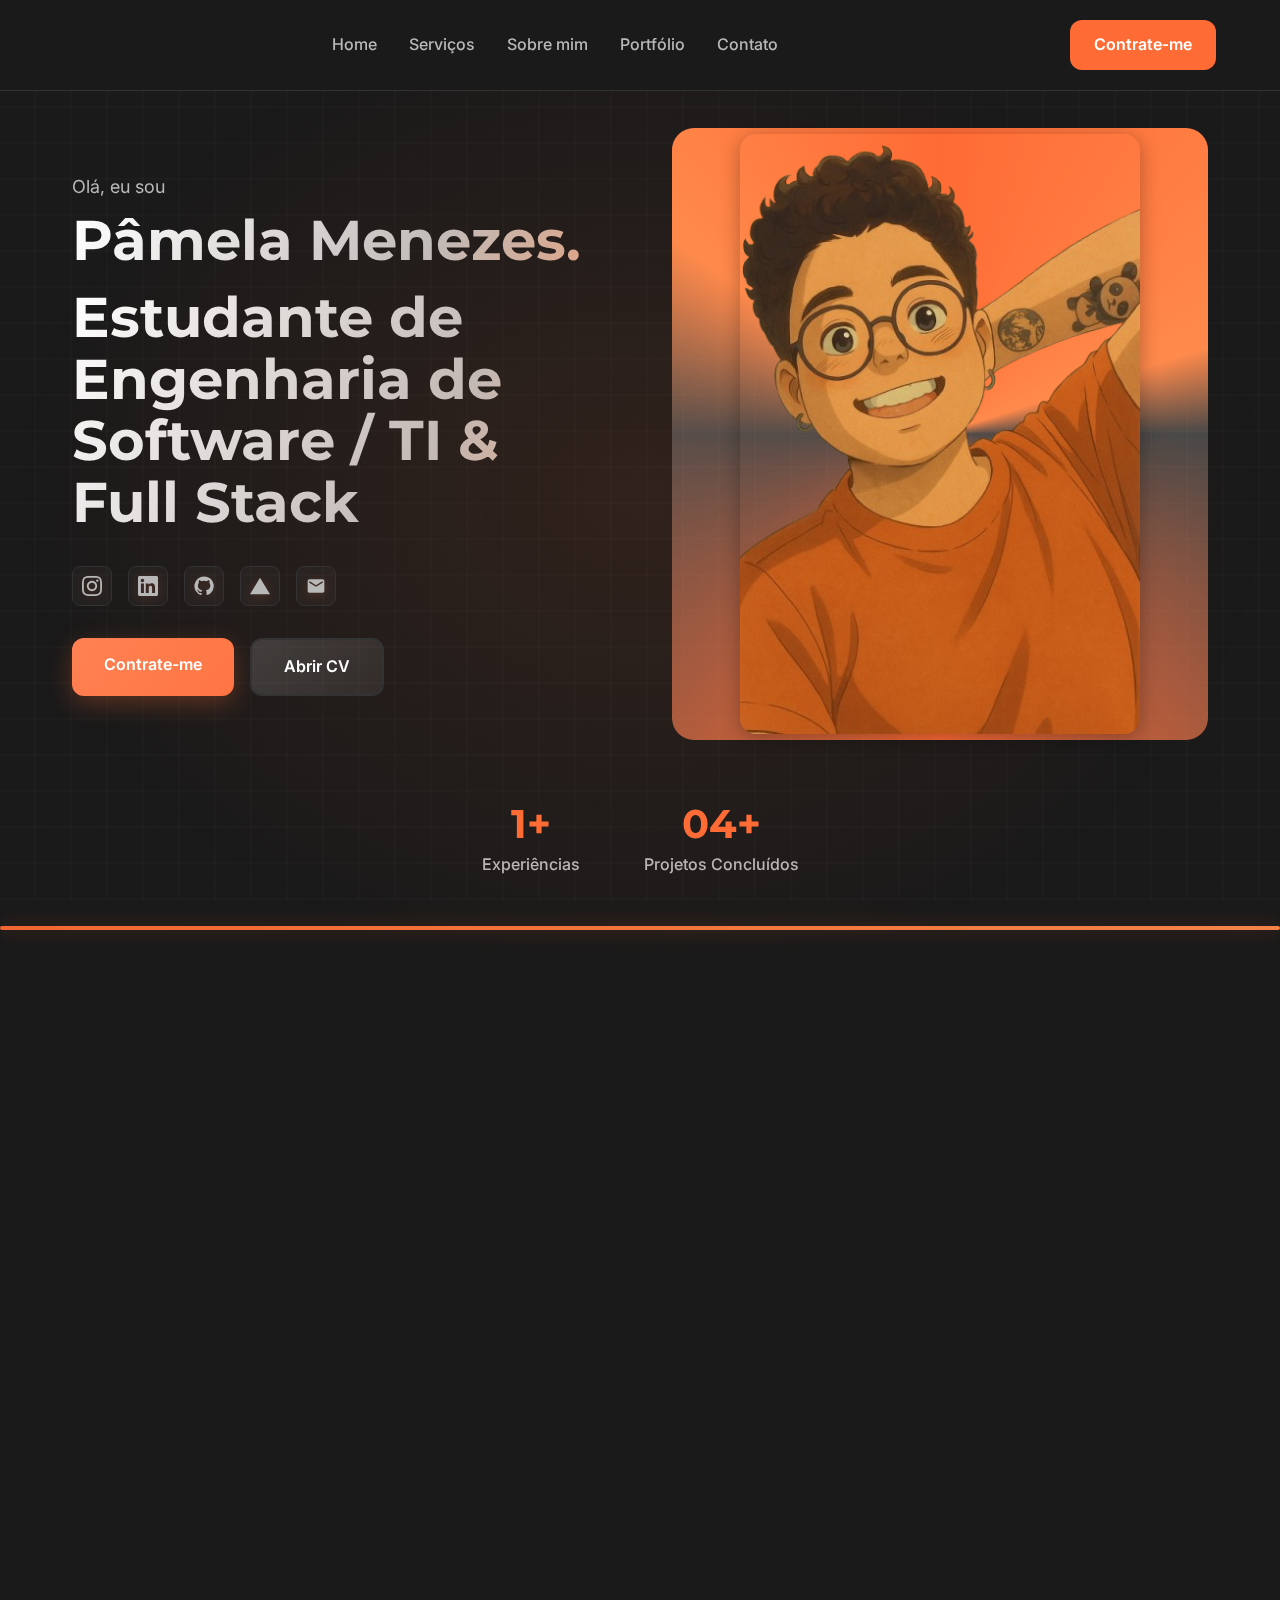
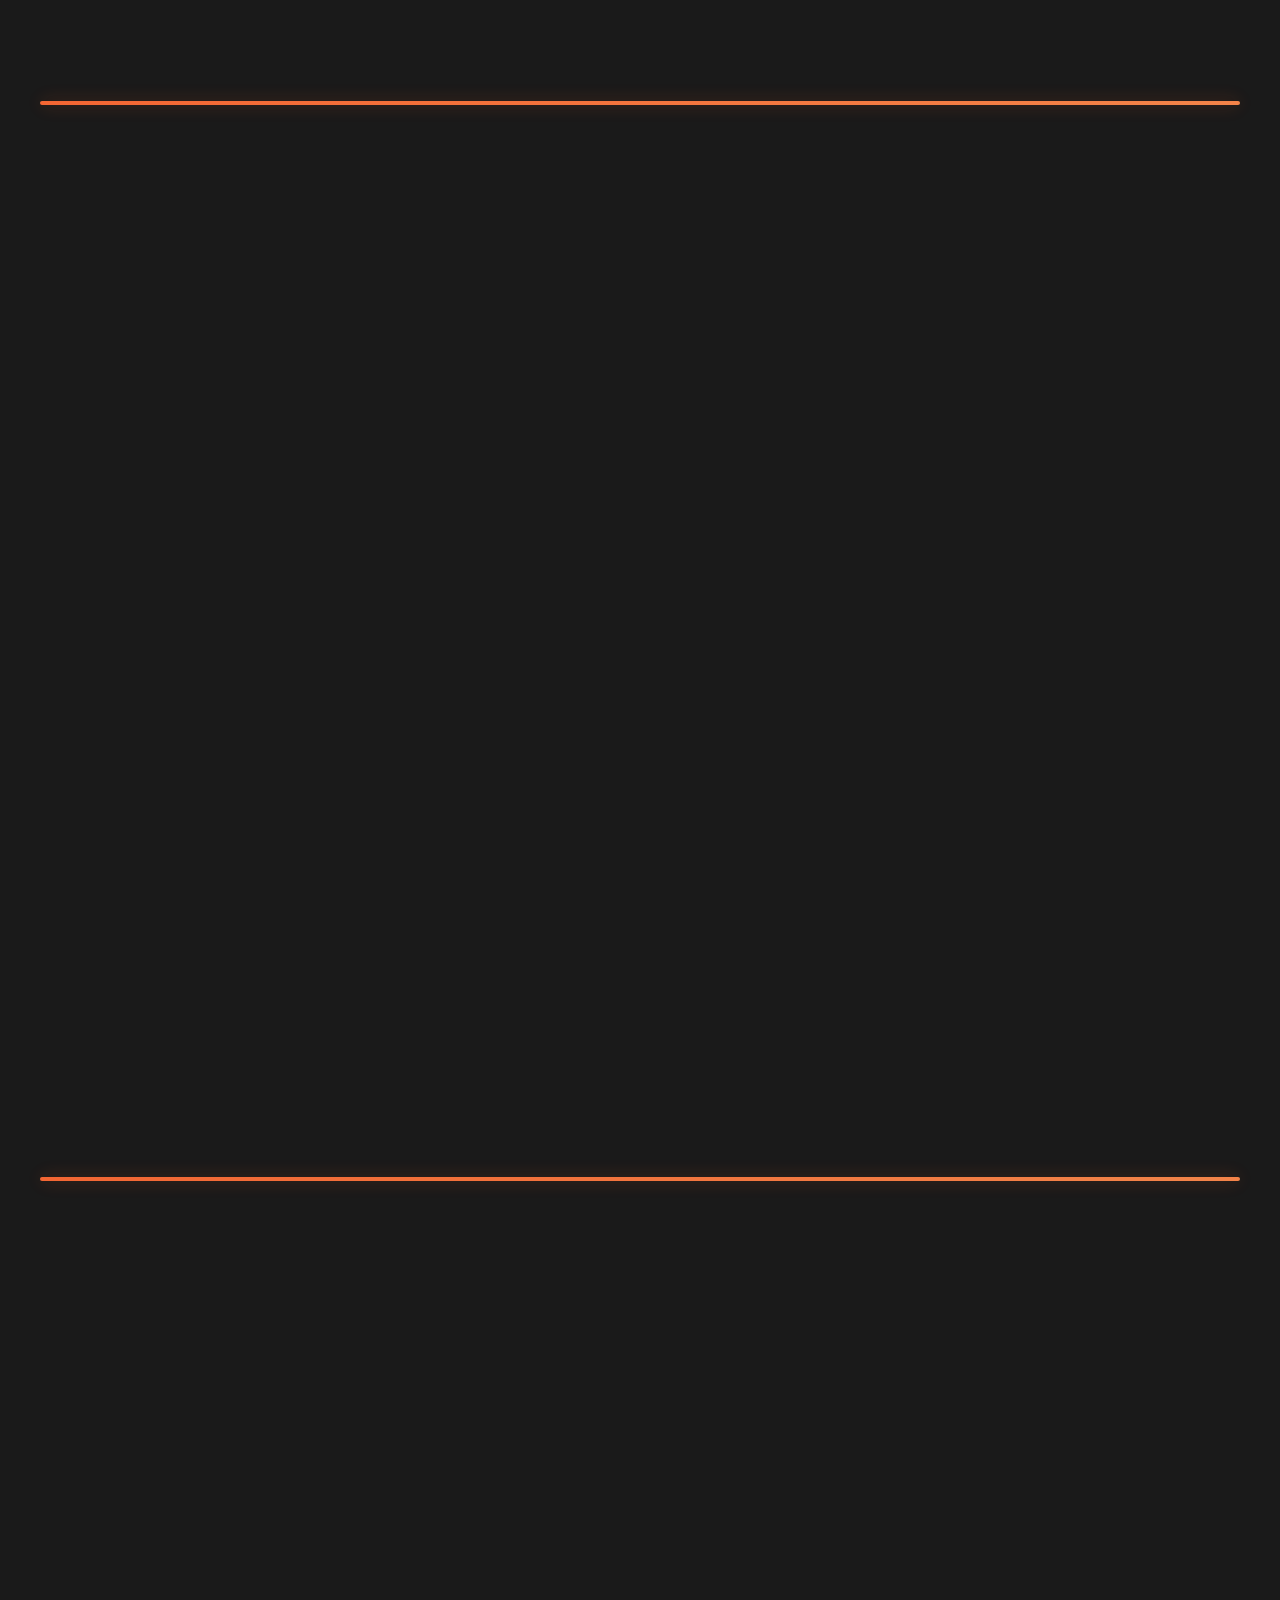
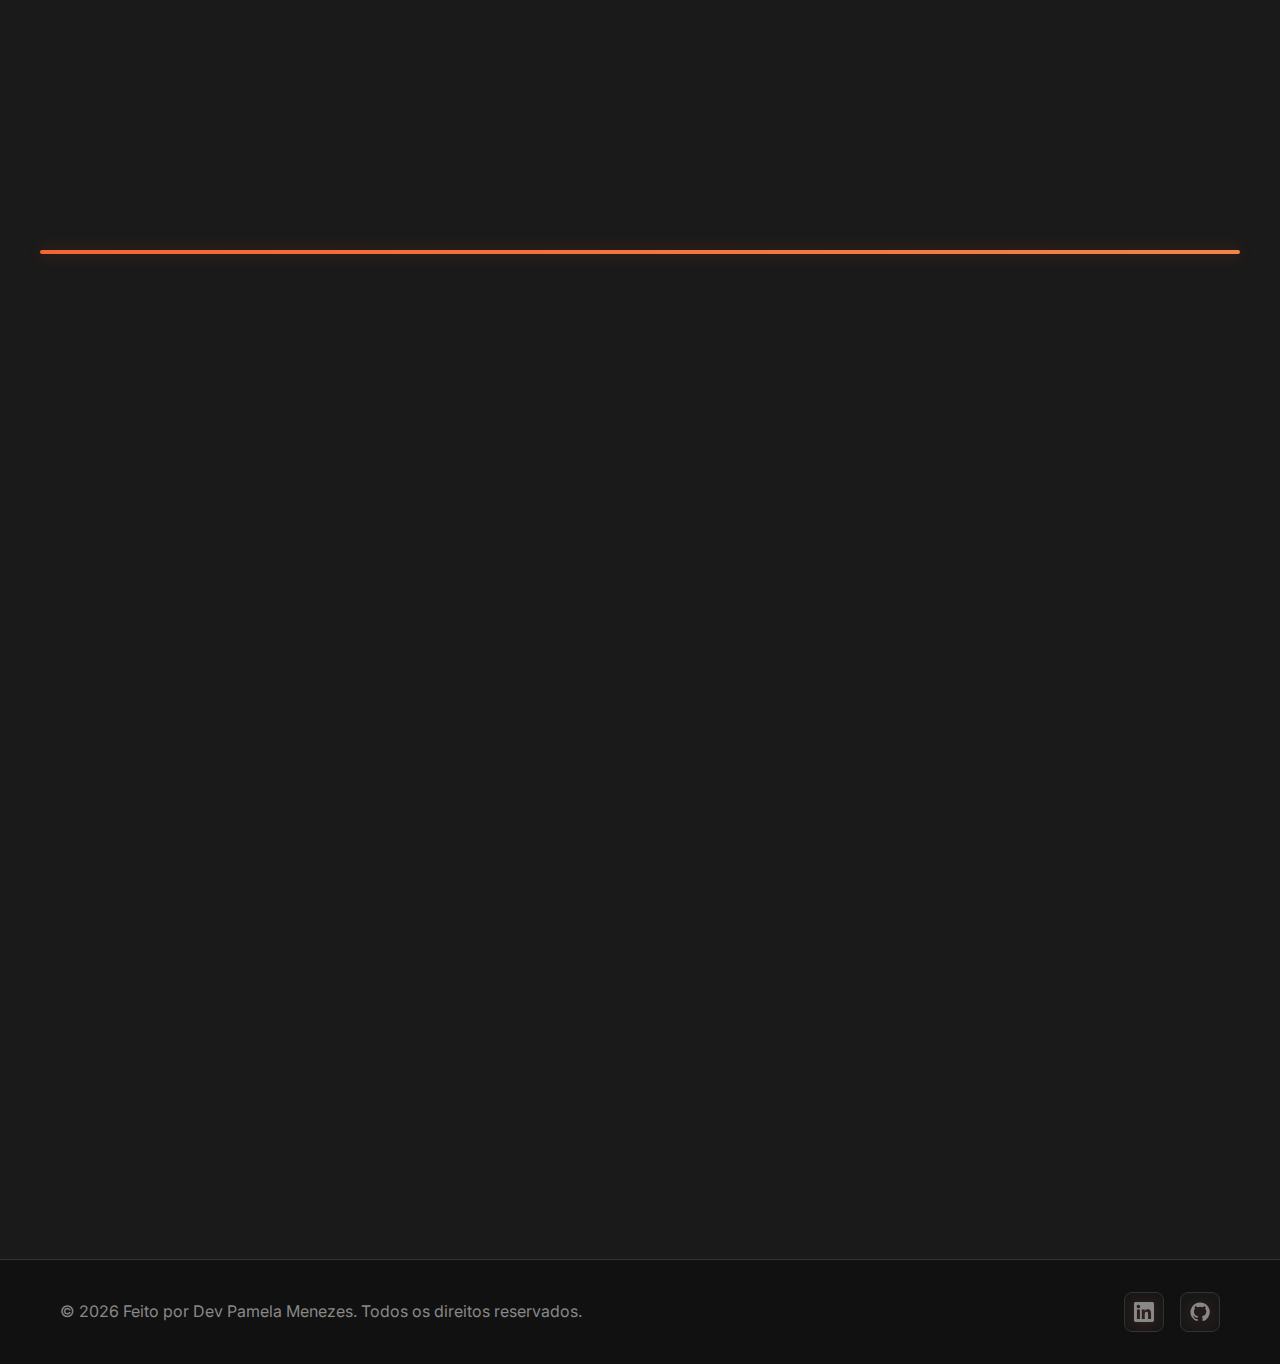
<file: Portifolio DEV PAMELA/index.html>
<!DOCTYPE html>
<html lang="pt-BR">
<head>
  <meta charset="utf-8" />
  <meta name="viewport" content="width=device-width, initial-scale=1" />
  <title> Dev.Pamela Menezes. — Eng. de Software| Full Stack Developer</title>
  <meta name="description" content="Portfólio profissional moderno e responsivo. Designer/Desenvolvedor especializado em experiências digitais excepcionais." />
  <meta property="og:title" content="Seu Nome — UI/UX Designer | Full Stack Developer"/>
  <meta property="og:description" content="Projetos, skills e contato. Design e desenvolvimento de alta qualidade."/>
  <meta property="og:type" content="website"/>
  <meta property="og:image" content="/img/og-image.jpg"/>
  <meta name="theme-color" content="#1a1a1a" media="(prefers-color-scheme: dark)">
  <meta name="theme-color" content="#ffffff" media="(prefers-color-scheme: light)">
  <meta name="msapplication-navbutton-color" content="#1a1a1a">
  <meta name="apple-mobile-web-app-status-bar-style" content="black-translucent">

  <link rel="preconnect" href="https://fonts.gstatic.com" crossorigin>
  <link href="https://fonts.googleapis.com/css2?family=Inter:wght@400;500;600;700&family=Poppins:wght@600;700;800&family=Montserrat:wght@400;500;600;700&display=swap" rel="stylesheet">
  <!-- Arquivo de estilos principal. -->
  <link rel="stylesheet" href="style.css">
</head>
<body>
  <!-- Barra de progresso fixa no topo indicando o quanto da página já foi percorrido -->
  <div class="progress" id="progress"></div>
  
  <!-- Cabeçalho com navegação principal e botão de ação -->
  <header>
    <header>
  <div class="container nav">
    <!-- Logo -->
    <a href="#home" class="brand-logo" aria-label="Ir para o início">
    
    </a>

    <!-- Navegação restante… -->
    <nav class="nav-links">
      <a href="#home">Home</a>
      <a href="#services">Serviços</a>
      <a href="#sobre">Sobre mim</a>
      <a href="#portfolio">Portfólio</a>
      <a href="#contato">Contato</a>
    </nav>
    <a href="#contato" class="hire-btn">Contrate‑me</a>
  </div>
</header>


    </div>
    
    <!-- Menu Mobile -->
    <div class="mobile-menu" id="mobileMenu">
      <nav class="mobile-nav">
        <a href="#home">Home</a>
        <a href="#services">Serviços</a>
        <a href="#sobre">Sobre mim</a>
        <a href="#portfolio">Portfólio</a>
        <a href="#contato">Contato</a>
        <a href="#contato" class="hire-btn">Contrate‑me</a>
      </nav>
    </div>
  </header>

  <main id="home">
    <!-- HERO -->
    <section class="hero">
      <div class="hero-inner">
        <div class="hero-content">
          <p class="hero-greeting">Olá, eu sou</p>
          <h1 class="hero-name"> Pâmela Menezes.</h1>
          <h2 class="hero-title"> Estudante de Engenharia de Software / TI  &amp; Full Stack</h2>
          
          <!-- Redes Sociais -->
          <div class="social-links" aria-label="Redes sociais">
            <!-- Instagram -->
            <a href="#" class="social-btn" aria-label="Instagram">
              <svg viewBox="0 0 24 24" fill="currentColor" aria-hidden="true">
                <path d="M12 2.163c3.204 0 3.584.012 4.85.07 3.252.148 4.771 1.691 4.919 4.919.058 1.265.069 1.645.069 4.849 0 3.205-.012 3.584-.069 4.849-.149 3.225-1.664 4.771-4.919 4.919-1.266.058-1.644.07-4.85.07-3.204 0-3.584-.012-4.849-.07-3.26-.149-4.771-1.699-4.919-4.92-.058-1.265-.07-1.644-.07-4.849 0-3.204.013-3.583.07-4.849.149-3.227 1.664-4.771 4.919-4.919 1.266-.057 1.645-.069 4.849-.069zm0-2.163c-3.259 0-3.667.014-4.947.072-4.358.2-6.78 2.618-6.98 6.98-.059 1.281-.073 1.689-.073 4.948 0 3.259.014 3.668.072 4.948.2 4.358 2.618 6.78 6.98 6.98 1.281.058 1.689.072 4.948.072 3.259 0 3.668-.014 4.948-.072 4.354-.2 6.782-2.618 6.979-6.98.059-1.28.073-1.689.073-4.948 0-3.259-.014-3.667-.072-4.947-.196-4.354-2.617-6.78-6.979-6.98-1.281-.059-1.69-.073-4.949-.073zm0 5.838c-3.403 0-6.162 2.759-6.162 6.162s2.759 6.163 6.162 6.163 6.162-2.759 6.162-6.163c0-3.403-2.759-6.162-6.162-6.162zm0 10.162c-2.209 0-4-1.79-4-4 0-2.209 1.791-4 4-4s4 1.791 4 4c0 2.21-1.791 4-4 4zm6.406-11.845c-.796 0-1.441.645-1.441 1.44s.645 1.44 1.441 1.44c.795 0 1.439-.645 1.439-1.44s-.644-1.44-1.439-1.44z"/>
              </svg>
            </a>

            <!-- LinkedIn -->
            <a href="https://www.linkedin.com/in/pâmela-menezes-santana-b450b237b" class="social-btn" aria-label="LinkedIn">
              <svg viewBox="0 0 24 24" fill="currentColor" aria-hidden="true">
                <path d="M20.447 20.452h-3.554v-5.569c0-1.328-.027-3.037-1.852-3.037-1.853 0-2.136 1.445-2.136 2.939v5.667H9.351V9h3.414v1.561h.046c.477-.9 1.637-1.85 3.37-1.85 3.601 0 4.267 2.37 4.267 5.455v6.286zM5.337 7.433c-1.144 0-2.063-.926-2.063-2.065 0-1.138.92-2.063 2.063-2.063 1.14 0 2.064.925 2.064 2.063 0 1.139-.925 2.065-2.064 2.065zm1.782 13.019H3.555V9h3.564v11.452zM22.225 0H1.771C.792 0 0 .774 0 1.729v20.542C0 23.227.792 24 1.771 24h20.451C23.2 24 24 23.227 24 22.271V1.729C24 .774 23.2 0 22.222 0h.003z"/>
              </svg>
            </a>

            <!-- GitHub -->
            <a href="https://github.com/engpamelams-creator" class="social-btn" aria-label="GitHub">
              <svg viewBox="0 0 24 24" fill="currentColor" aria-hidden="true">
                <path d="M12 .5a11.5 11.5 0 0 0-3.64 22.41c.58.11.79-.25.79-.56v-2.02c-3.22.7-3.9-1.54-3.9-1.54-.53-1.34-1.3-1.7-1.3-1.7-1.06-.73.08-.72.08-.72 1.17.08 1.78 1.2 1.78 1.2 1.04 1.78 2.73 1.27 3.4.97.11-.76.41-1.27.75-1.56-2.57-.29-5.27-1.29-5.27-5.75 0-1.27.46-2.32 1.2-3.14-.12-.29-.52-1.47.11-3.06 0 0 .98-.32 3.2 1.2a11.05 11.05 0 0 1 5.82 0c2.22-1.52 3.2-1.2 3.2-1.2.63 1.59.23 2.77.12 3.06.75.82 1.2 1.87 1.2 3.14 0 4.47-2.7 5.45-5.28 5.74.42.36.8 1.08.8 2.17v3.21c0 .31.21.68.8.56A11.5 11.5 0 0 0 12 .5Z"/>
              </svg>
            </a>

            <!-- Vercel -->
            <a href="https://vercel.com/engpamelams-creator" class="social-btn" aria-label="Vercel">
              <svg viewBox="0 0 24 24" fill="currentColor" aria-hidden="true">
                <path d="M12 2L24 22H0L12 2z"/>
              </svg>
            </a>

            <!-- Email -->
            <a href="mailto:eng.pamelams@gmail.com" class="social-btn" aria-label="Email">
              <svg viewBox="0 0 24 24" fill="currentColor" aria-hidden="true">
                <path d="M20 4H4a2 2 0 0 0-2 2v12c0 1.1.9 2 2 2h16c1.1 0 2-.9 2-2V6a2 2 0 0 0-2-2Zm0 4-8 5L4 8V6l8 5 8-5v2Z"/>
              </svg>
            </a>
          </div>
        

          <div class="hero-buttons">
  <a href="https://wa.me/5511945835660" class="btn primary" target="_blank" rel="noopener noreferrer">
    Contrate-me
  </a>
            <a href="https://drive.google.com/file/d/18Lmc0M8drAu1ElANvs6T_-3PF62yPwaG/view?usp=drive_link"
   class="btn secondary"
   target="_blank"
   rel="noopener noreferrer">
  Abrir CV
</a>


          </div>
        </div>

        <div class="hero-image">
          <!-- Imagem do herói. Pode ser substituída por outra foto profissional -->
          <img src="img/foto_profi-.png" alt="Foto profissional" loading="lazy" />
        </div>
      </div>

      <!-- Estatísticas rápidas -->
      <div class="hero-stats">
        <div class="stat">
          <h3>1+</h3>
          <p>Experiências</p>
        </div>
        <div class="stat">
          <h3>04+</h3>
          <p>Projetos concluídos</p>
        </div>
  
      </div>
    </section>

    <!-- SERVICES -->
    <section id="services" class="sec container">
      <h2 class="reveal">Serviços</h2>
      <p class="lead reveal">Especialidades que ofereço para transformar sua visão digital em realidade.</p>
      
      <div class="services-grid">
        <div class="service-card reveal">
          <div class="service-icon">
            <svg viewBox="0 0 24 24" fill="currentColor" aria-hidden="true">
              <path d="M21 16V4a2 2 0 0 0-2-2H5a2 2 0 0 0-2 2v12a2 2 0 0 0 2 2h14a2 2 0 0 0 2-2zM5 4h14v12H5V4zM2 20v2h20v-2H2z"/>
            </svg>
          </div>
          <h3>Manutenção e Montagem de Computadores / Notebook</h3>
          <p>Serviços completos de diagnóstico, reparo, otimização e montagem de computadores e notebooks para garantir o máximo desempenho e vida útil dos seus equipamentos.</p>
        </div>
        
        <div class="service-card reveal">
          <div class="service-icon">
            <svg viewBox="0 0 24 24" fill="currentColor" aria-hidden="true">
              <path d="M14.6 16.6l4.6-4.6-4.6-4.6L16 6l6 6-6 6-1.4-1.4zm-5.2 0L4.8 12l4.6-4.6L8 6l-6 6 6 6 1.4-1.4z"/>
            </svg>
          </div>
          <h3>Desenvolvimento Web - Front-End</h3>
          <p>Construção de sites responsivos e performáticos utilizando tecnologias modernas e boas práticas.</p>
        </div>
        
        <div class="service-card reveal">
          <div class="service-icon">
            <svg viewBox="0 0 24 24" fill="currentColor" aria-hidden="true">
              <path d="M12 2l3.09 6.26L22 9.27l-5 4.87 1.18 6.88L12 17.77l-6.18 3.25L7 14.14 2 9.27l6.91-1.01L12 2z"/>
            </svg>
          </div>
          <h3>UI/UX Design</h3>
          <p>Criação de interfaces intuitivas e envolventes com foco na experiência do usuário e nos princípios de design modernos.</p>
        </div>
      </div>
    </section>

    <!-- SOBRE -->
    <section id="sobre" class="sec container">
      <h2 class="reveal">Sobre mim</h2>
      <p class="lead reveal">Designer e desenvolvedor apaixonado em criar experiências digitais excepcionais.</p>
      
      <div class="about">
        <div class="avatar reveal" aria-label="Foto profissional">
          <img src="img/minha .jpg" alt="Foto profissional" loading="lazy" />
        </div>
        
        <div class="about-card reveal">
          <p><strong>Olá, sou a Pamela. Estudante de Engenharia de Software em formação como Desenvolvedora Full Stack e Manutenção e Montagem de Computadores / Notebooks. </strong> . Minha trajetória é a união da lógica da programação com a profunda compreensão do comportamento humano, resultando em soluções tecnológicas que são ao mesmo tempo eficientes, intuitivas e impactantes.
</p>
          <p> <strong>Minha primeira graduação em Psicologia, enriquecida por 16 especializações em gestão de equipes e análise do comportamento</strong>    me proporciona uma perspectiva única para criar produtos digitais. Eu não apenas construo interfaces; eu projeto experiências que antecipam as necessidades do usuário, gerando engajamento e satisfação. Sempre me mantendo atualizado com as últimas tendências e melhores práticas do setor. Quando não estou projetando ou codificando, você me encontra explorando novas técnicas criativas e contribuindo para a comunidade de design.</p>
        <p><strong>Como profissional neurodivergente (Autista com Altas Habilidades/Superdotação)</strong>, desenvolvi competências como hiperfoco, pensamento analítico e uma abordagem criativa e sistêmica para a resolução de problemas complexos. Essa característica, aliada à minha paixão por tecnologia e inovação, me permite atuar de forma dinâmica e colaborativa, transformando desafios em oportunidades.</p>
      <p> Estou sempre imersa nas mais modernas ferramentas e tecnologias de desenvolvimento e design, comprometida com as melhores práticas do setor. Quando não estou codificando ou projetando, dedico-me a explorar novas técnicas criativas e a contribuir com a comunidade de tecnologia.</p> 
      </div>
      </div>
    </section>

    <!-- SKILLS -->
    <section id="skills" class="sec container">
      <h2 class="reveal">Habilidades &amp; Especialidades</h2>
      <p class="lead reveal">Competências técnicas e criativas que impulsionam o sucesso dos projetos.</p>
      
      <div class="skills-grid">
        <!-- Habilidades de Design -->
        <div class="skill-card reveal">
          <h3>Soft Skills </h3>
          <div class="bars">
            <div class="bar"><label>Resolução de Problemas <span>90%</span></label><div class="track"><div class="fill" style="--w:95%"></div></div></div>
            <div class="bar"><label>Inteligencia Emocional <span>90%</span></label><div class="track"><div class="fill" style="--w:90%"></div></div></div>
            <div class="bar"><label>Organização <span>88%</span></label><div class="track"><div class="fill" style="--w:88%"></div></div></div>
            <div class="bar"><label>Liderança de Equipes<span>95%</span></label><div class="track"><div class="fill" style="--w:85%"></div></div></div>
            <div class="bar"><label>Comunicação Clara<span>92%</span></label><div class="track"><div class="fill" style="--w:92%"></div></div></div>
            <div class="bar"><label>Aprendizado Contínuo<span>92%</span></label><div class="track"><div class="fill" style="--w:92%"></div></div></div>
            <div class="bar"><label>Proatvidade<span>94%</span></label><div class="track"><div class="fill" style="--w:92%"></div></div></div>         
            <div class="bar"><label>Criatividade <span>98%</span></label><div class="track"><div class="fill" style="--w:92%"></div></div></div>              
          </div>
        </div>
        
        <!-- Habilidades Técnicas -->
        <div class="skill-card reveal">
          <h3>Habilidades Técnicas</h3>
          <div class="bars">
            <div class="bar"><label>HTML/CSS <span>98%</span></label><div class="track"><div class="fill fill-htmlcss"></div></div></div>
            <div class="bar"><label>Programação <span>80%</span></label><div class="track"><div class="fill fill-htmlcss"></div></div></div>
            <div class="bar"><label>JavaScript <span>85%</span></label><div class="track"><div class="fill fill-js"></div></div></div>
            <div class="bar"><label>React/Vue <span>70%</span></label><div class="track"><div class="fill fill-reactvue"></div></div></div>
            <div class="bar"><label>Node.js <span>35%</span></label><div class="track"><div class="fill fill-nodejs"></div></div></div>
            <div class="bar"><label> Canvas <span>90%</span></label><div class="track"><div class="fill fill-canvas"></div></div></div>
            <div class="bar"><label>GitHub <span>88%</span></label><div class="track"><div class="fill" style="--w:98%"></div></div></div>
            <div class="bar"><label>Vercel <span>88%</span></label><div class="track"><div class="fill" style="--w:98%"></div></div></div>
            <div class="bar"><label>Figma<span>78%</span></label><div class="track"><div class="fill" style="--w:98%"></div></div></div>
            <div class="bar"><label>Design Responsivo <span>98%</span></label><div class="track"><div class="fill" style="--w:98%"></div></div></div>
            <div class="bar"><label>Edição de Video <span>90%</span></label><div class="track"><div class="fill" style="--w:98%"></div></div></div>
            <div class="bar"><label>Intleigencia Artificial - ChatGpt / Gemini Ai / Bolt  <span>95%</span></label><div class="track"><div class="fill" style="--w:98%"></div></div></div>
         <div class="bar"><label> Manutenção e Montagem de COmputadores  <span>80%</span></label><div class="track"><div class="fill" style="--w:98%"></div></div></div>
        </div>
        </div>
      </div>
    </section>

    <!-- PORTFÓLIO -->
    <section id="portfolio" class="sec container">
      <h2 class="reveal">Projetos em Destaque</h2>
      <p class="lead reveal">Uma vitrine do meu trabalho recente e soluções criativas.</p>
      
      <div class="portfolio-grid">
        <div class="portfolio-item reveal">
          <div class="portfolio-image">
            <img src="port/pet.png" alt="Projeto 1" loading="lazy" />
            <div class="portfolio-overlay">
              <h4>Pet Botique</h4>
              <p> Landing Page &amp; Desenvolvimento</p>
              <a href="https://pet-boutique-seven.vercel.app/" class="portfolio-link">Ver projeto</a>
            </div>
          </div>
        </div>
        
        <div class="portfolio-item reveal">
          <div class="portfolio-image">
            <img src="port/cafe.png" alt="Projeto 2" loading="lazy" />
            <div class="portfolio-overlay">
              <h4>Cafe Mundo Geek</h4>
              <p>Universo Geek do Café</p>
              <a href="https://cafeteria-mundo-geek.vercel.app/" class="portfolio-link">Ver projeto</a>
            </div>
          </div>
        </div>
        
        <div class="portfolio-item reveal">
          <div class="portfolio-image">
            <img src="port/esmal.png" alt="Projeto 3" loading="lazy" />
            <div class="portfolio-overlay">
              <h4> Esmalteria Little Kiss</h4>
              <p>Beleza para suas unhas </p>
              <a href="https://esmalteria-little-kiss-edbt.vercel.app/" class="portfolio-link">Ver projeto</a>
            </div>
          </div>
        </div>
        
        <div class="portfolio-item reveal">
          <div class="portfolio-image">
            <img src="port/santos.png" alt="Projeto 4" loading="lazy" />
            <div class="portfolio-overlay">
              <h4>Imobiliaria Santos </h4>
              <p> Encontre a casa dos seus  &amp; SONHOS</p>
              <a href="https://imobili-ria-santos-lyart.vercel.app/" class="portfolio-link">Ver projeto</a>
            </div>
          </div>

    

        </div>
      </div>
    </section>

    <section id="contato" class="sec container">
  <h2 class="reveal">Entre em Contato</h2>
  <p class="lead reveal">Pronto para trabalharmos juntos? Vamos discutir o seu projeto.</p>

  <form id="contactForm" class="reveal" novalidate>
    <div class="form-row">
      <div class="field">
        <label for="cf-name">Nome</label>
        <input class="input" id="cf-name" name="name" type="text" placeholder="Seu nome" required>
      </div>
      <div class="field">
        <label for="cf-email">Email</label>
        <input class="input" id="cf-email" name="email" type="email" placeholder="seu@email.com" required>
      </div>
    </div>
    <div class="field">
      <label for="cf-subject">Assunto</label>
      <input class="input" id="cf-subject" name="subject" type="text" placeholder="Assunto do projeto" required>
    </div>
    <div class="field">
      <label for="cf-message">Mensagem</label>
      <textarea class="input" id="cf-message" name="message" placeholder="Conte-me sobre o seu projeto..." required></textarea>
    </div>
    <button class="btn primary" type="submit">Enviar Mensagem</button>
  </form>
</section>

<script>
document.getElementById('contactForm').addEventListener('submit', function (e) {
  e.preventDefault();
  const n    = document.getElementById('cf-name').value.trim();
  const mail = document.getElementById('cf-email').value.trim();
  const subj = document.getElementById('cf-subject').value.trim();
  const msg  = document.getElementById('cf-message').value.trim();

  if (!n || !mail || !subj || !msg) {
    alert('Preencha todos os campos.');
    return;
  }

  const text = `Nome: ${n}\nEmail: ${mail}\nAssunto: ${subj}\nMensagem: ${msg}`;
  const query = new URLSearchParams({ text }).toString();
  const phone = '5511945835660'; // DDI + DDD + número sem símbolos

  window.open(`https://wa.me/${phone}?${query}`, '_blank', 'noopener,noreferrer');
});
</script>


      <div class="contact-info reveal">
        <div class="contact-item">
          <h4>Email</h4>
          <p>eng.pamelams@gmail.com</p>
        </div>
        <div class="contact-item">
          <h4>Telefone</h4>
          <p>+55 11 94583-5660</p>
        </div>
        <div class="contact-item">
          <h4>Localização</h4>
          <p> São Bernado do Campo - São Paulo, Brasil</p>
        </div>
      </div>
    </section>
  </main>

  <footer>
    <div class="container">
      <p>&copy; <span id="year"></span> Feito por Dev Pamela Menezes. Todos os direitos reservados.</p>
      <div class="footer-social">

        </a>
        <a href="https://www.linkedin.com/in/pâmela-menezes-santana-b450b237b" class="social-btn" aria-label="LinkedIn">
          <svg viewBox="0 0 24 24" fill="currentColor" aria-hidden="true">
            <path d="M20.447 20.452h-3.554v-5.569c0-1.328-.027-3.037-1.852-3.037-1.853 0-2.136 1.445-2.136 2.939v5.667H9.351V9h3.414v1.561h.046c.477-.9 1.637-1.85 3.37-1.85 3.601 0 4.267 2.37 4.267 5.455v6.286zM5.337 7.433c-1.144 0-2.063-.926-2.063-2.065 0-1.138.92-2.063 2.063-2.063 1.14 0 2.064.925 2.064 2.063 0 1.139-.925 2.065-2.064 2.065zm1.782 13.019H3.555V9h3.564v11.452zM22.225 0H1.771C.792 0 0 .774 0 1.729v20.542C0 23.227.792 24 1.771 24h20.451C23.2 24 24 23.227 24 22.271V1.729C24 .774 23.2 0 22.222 0h.003z"/>
          </svg>
        </a>
        <a href="https://github.com/engpamelams-creator" class="social-btn" aria-label="GitHub">
          <svg viewBox="0 0 24 24" fill="currentColor" aria-hidden="true">
            <path d="M12 .5a11.5 11.5 0 0 0-3.64 22.41c.58.11.79-.25.79-.56v-2.02c-3.22.7-3.9-1.54-3.9-1.54-.53-1.34-1.3-1.7-1.3-1.7-1.06-.73.08-.72.08-.72 1.17.08 1.78 1.2 1.78 1.2 1.04 1.78 2.73 1.27 3.4.97.11-.76.41-1.27.75-1.56-2.57-.29-5.27-1.29-5.27-5.75 0-1.27.46-2.32 1.2-3.14-.12-.29-.52-1.47.11-3.06 0 0 .98-.32 3.2 1.2a11.05 11.05 0 0 1 5.82 0c2.22-1.52 3.2-1.2 3.2-1.2.63 1.59.23 2.77.12 3.06.75.82 1.2 1.87 1.2 3.14 0 4.47-2.7 5.45-5.28 5.74.42.36.8 1.08.8 2.17v3.21c0 .31.21.68.8.56A11.5 11.5 0 0 0 12 .5Z"/>
          </svg>
        </a>
      </div>
    </div>
  </footer>

  <!-- Script principal: controla o menu mobile, barra de progresso, reveal e cabeçalho dinâmico -->
  <script src="script.js"></script>

  <button class="burger" id="burger" aria-label="Abrir menu" aria-controls="mobileMenu" aria-expanded="false">
  <span></span><span></span><span></span>
</button>

<button
  class="burger"
  id="burger"
  aria-label="Abrir menu"
  aria-controls="mobileMenu"
  aria-expanded="false"
>
  <span></span><span></span><span></span>
</button>

</body>
</html>
</file>
<file: Portifolio DEV PAMELA/style.css>
/* Reset & Base */
* {
  margin: 0;
  padding: 0;
  box-sizing: border-box;
}

:root {
  --primary: #ff6b35;
  --primary-dark: #e55a2b;
  --bg-dark: #1a1a1a;
  --bg-darker: #111;
  --text-primary: #ffffff;
  --text-secondary: #b8b8b8;
  --text-muted: #888;
  --border: #333;
  --card-bg: #222;
  --shadow: 0 4px 20px rgba(0, 0, 0, 0.3);
  --shadow-hover: 0 8px 30px rgba(0, 0, 0, 0.4);
  --radius: 12px;
  --transition: all 0.3s cubic-bezier(0.25, 0.46, 0.45, 0.94);
}

html {
  scroll-behavior: smooth;
}

body {
  font-family: 'Inter', -apple-system, BlinkMacSystemFont, 'Segoe UI', sans-serif;
  background: var(--bg-dark);
  color: var(--text-primary);
  line-height: 1.6;
  overflow-x: hidden;
}

.container {
  max-width: 1200px;
  margin: 0 auto;
  padding: 0 20px;
}

/* Barra de progresso */
.progress {
  position: fixed;
  top: 0;
  left: 0;
  width: 0%;
  height: 3px;
  background: var(--primary);
  z-index: 9999;
  transition: width 0.1s ease;
}

/* Cabeçalho */
header {
  position: fixed;
  top: 0;
  width: 100%;
  background: rgba(26, 26, 26, 0.95);
  -webkit-backdrop-filter: blur(10px);
  backdrop-filter: blur(10px);
  border-bottom: 1px solid var(--border);
  z-index: 1000;
  transition: var(--transition);
}

header .container.nav {
  display: flex;
  align-items: center;         /* Alinha todos os itens verticalmente */
  justify-content: space-between; /* Espaço entre logo, nav e CTA */
  max-width: 1200px;
  margin: 0 auto;
  padding: 0 24px;
  min-height: 90px;            /* Altura mínima para melhor alinhamento */
  gap: 32px;                   /* Espaço entre os grupos */
}

header .brand {
  display: flex;
  align-items: center;
  gap: 18px;                   /* Espaço entre logo e redes sociais */
}

header .brand-name {
  display: flex;
  align-items: center;
}

header .brand-name .logo-img {
  max-height: 70px;            /* Ajuste conforme o tamanho desejado */
  width: auto;
  margin-right: 8px;
  filter: drop-shadow(0 2px 8px rgba(0,0,0,0.18));
}

header .social-links {
  display: flex;
  align-items: center;
  gap: 10px;
}

.brand-logo {
  display: inline-flex;
  align-items: center;
}

.brand-logo .logo-img {
  height: 120px;      /* ajuste conforme necessário */
  width: auto;       /* mantém a proporção da imagem */
  display: block;    /* remove espaço em branco abaixo do SVG/JPEG */
}


.nav-links {
  display: flex;
  align-items: center;
  gap: 2rem;
}

.hire-btn {
  margin-left: 24px;           /* Espaço entre nav e botão CTA */
}

.social-btn {
  display: inline-flex;
  align-items: center;
  justify-content: center;
  width: 36px;
  height: 36px;
  background: rgba(255, 255, 255, 0.03);
  border-radius: 8px;
  border: 1px solid rgba(255, 255, 255, 0.12);
}

.social-btn svg {
  width: 18px;
  height: 18px;
  display: block;
}

.nav {
  display: flex;
  align-items: center;
  justify-content: space-between;
  padding: 1rem 0;
}

.brand-name {
  font-size: 1.5rem;
  font-weight: 700;
  color: var(--primary);
  text-decoration: none;
  letter-spacing: -0.5px;
}

.nav-links {
  display: flex;
  gap: 2rem;
  align-items: center;
}

.nav-links a {
  color: var(--text-secondary);
  text-decoration: none;
  font-weight: 500;
  position: relative;
  transition: var(--transition);
}

.nav-links a:hover {
  color: var(--text-primary);
}

.nav-links a::after {
  content: '';
  position: absolute;
  bottom: -4px;
  left: 0;
  width: 0;
  height: 2px;
  background: var(--primary);
  transition: width 0.3s ease;
}

.nav-links a:hover::after {
  width: 100%;
}

.hire-btn {
  background: var(--primary);
  color: white;
  padding: 0.75rem 1.5rem;
  border-radius: var(--radius);
  text-decoration: none;
  font-weight: 600;
  transition: var(--transition);
}

.hire-btn:hover {
  background: var(--primary-dark);
  transform: translateY(-1px);
}

.burger {
  display: none;
  flex-direction: column;
  background: none;
  border: none;
  cursor: pointer;
  padding: 0.5rem;
  gap: 4px;
}

.burger span {
  width: 25px;
  height: 3px;
  background: var(--text-primary);
  border-radius: 2px;
  transition: var(--transition);
}

.mobile-menu {
  display: none;
  position: absolute;
  top: 100%;
  left: 0;
  width: 100%;
  background: var(--bg-darker);
  border-bottom: 1px solid var(--border);
  transform: translateY(-100%);
  opacity: 0;
  transition: var(--transition);
}

.mobile-menu.open {
  display: block;
  transform: translateY(0);
  opacity: 1;
}

.mobile-nav {
  display: flex;
  flex-direction: column;
  padding: 2rem;
  gap: 1.5rem;
}

.mobile-nav a {
  color: var(--text-secondary);
  text-decoration: none;
  font-weight: 500;
  padding: 0.5rem 0;
  border-bottom: 1px solid var(--border);
  transition: var(--transition);
}

.mobile-nav a:hover {
  color: var(--primary);
}

/* Seção Hero */
.hero {
  min-height: 100vh;
  display: flex;
  flex-direction: column;
  justify-content: center;
  align-items: center;
  padding: 8rem 0 4rem;
  position: relative;
}

.hero::before {
  content: '';
  position: absolute;
  top: 0;
  left: 0;
  right: 0;
  bottom: 0;
  background: radial-gradient(ellipse at center, rgba(255, 107, 53, 0.1) 0%, transparent 70%);
  pointer-events: none;
}

.hero-inner {
  display: grid;
  grid-template-columns: 1fr 1fr;
  gap: 4rem;
  align-items: center;
  max-width: 1200px;
  margin: 0 auto;
  padding: 0 2rem;
  width: 100%;
}

.hero-content {
  animation: slideInLeft 1s ease-out;
}

.hero-greeting {
  color: var(--text-secondary);
  font-size: 1.125rem;
  margin-bottom: 0.5rem;
  font-weight: 400;
}

.hero-name {
  font-family: 'Montserrat', sans-serif;
  font-size: 3.5rem;
  font-weight: 700;
  line-height: 1.1;
  margin-bottom: 1rem;
  background: linear-gradient(135deg, var(--text-primary) 0%, var(--text-secondary) 100%);
  -webkit-background-clip: text;
  -webkit-text-fill-color: transparent;
  background-clip: text;
}

.hero-title {
  font-family: 'Montserrat', sans-serif;
  font-size: 3.5rem;
  font-weight: 700;
  color: var(--primary);
  line-height: 1.1;
  margin-bottom: 2rem;
}

.social-links {
  display: flex;
  gap: 1rem;
  margin-bottom: 2rem;
}

.social-btn {
  width: 40px;
  height: 40px;
  border-radius: 8px;
  border: 1px solid var(--border);
  display: flex;
  align-items: center;
  justify-content: center;
  color: var(--text-secondary);
  transition: var(--transition);
  text-decoration: none;
}

.social-btn:hover {
  color: var(--primary);
  border-color: var(--primary);
  transform: translateY(-2px);
}

.social-btn svg {
  width: 20px;
  height: 20px;
}

.hero-buttons {
  display: flex;
  gap: 1rem;
}

.btn {
  padding: 0.875rem 2rem;
  border-radius: var(--radius);
  font-weight: 600;
  text-decoration: none;
  border: none;
  cursor: pointer;
  transition: var(--transition);
  font-size: 1rem;
  display: inline-block;
  text-align: center;
}

.btn.primary {
  background: var(--primary);
  color: white;
}

.btn.primary:hover {
  background: var(--primary-dark);
  transform: translateY(-2px);
  box-shadow: 0 8px 25px rgba(255, 107, 53, 0.3);
}

.btn.secondary {
  background: transparent;
  color: var(--text-primary);
  border: 2px solid var(--border);
}

.btn.secondary:hover {
  border-color: var(--primary);
  color: var(--primary);
  transform: translateY(-2px);
}

.hero-image {
  display: flex;
  justify-content: center;
  animation: slideInRight 1s ease-out;
}

.hero-image img {
  width: 100%;
  max-width: 400px;
  height: auto;
  border-radius: 20px;
  box-shadow: var(--shadow);
  transition: var(--transition);
}

.hero-image img:hover {
  transform: scale(1.05);
  box-shadow: var(--shadow-hover);
}

.hero-stats {
  display: flex;
  gap: 4rem;
  margin-top: 4rem;
  animation: slideInUp 1s ease-out 0.5s both;
}

.stat {
  text-align: center;
}

.stat h3 {
  font-family: 'Montserrat', sans-serif;
  font-size: 2.5rem;
  font-weight: 700;
  color: var(--primary);
  line-height: 1;
  margin-bottom: 0.5rem;
}

.stat p {
  color: var(--text-secondary);
  font-weight: 500;
  text-transform: capitalize;
}

/* Seções genéricas */
.sec {
  padding: 6rem 0;
}

.sec h2 {
  font-family: 'Montserrat', sans-serif;
  font-size: 2.5rem;
  font-weight: 700;
  text-align: center;
  margin-bottom: 1rem;
  color: var(--text-primary);
}

.lead {
  font-size: 1.125rem;
  color: var(--text-secondary);
  text-align: center;
  max-width: 600px;
  margin: 0 auto 3rem;
  line-height: 1.7;
}

/* Serviços */
.services-grid {
  display: grid;
  grid-template-columns: repeat(auto-fit, minmax(300px, 1fr));
  gap: 2rem;
}

.service-card {
  background: var(--card-bg);
  padding: 2.5rem 2rem;
  border-radius: var(--radius);
  text-align: center;
  transition: var(--transition);
  border: 1px solid var(--border);
}

.service-card:hover {
  transform: translateY(-5px);
  box-shadow: var(--shadow-hover);
  border-color: var(--primary);
}

.service-icon {
  width: 60px;
  height: 60px;
  background: var(--primary);
  border-radius: 12px;
  display: flex;
  align-items: center;
  justify-content: center;
  margin: 0 auto 1.5rem;
}

.service-icon svg {
  width: 30px;
  height: 30px;
  color: white;
}

.service-card h3 {
  font-size: 1.25rem;
  font-weight: 600;
  margin-bottom: 1rem;
  color: var(--text-primary);
}

.service-card p {
  color: var(--text-secondary);
  line-height: 1.6;
}



/* Sobre */
.about {
  display: grid;
  grid-template-columns: 300px 1fr;
  gap: 3rem;
  align-items: center;
  margin-top: 2rem;
}

.avatar {
  position: relative;
}

.avatar img {
  width: 100%;
  border-radius: 20px;
  box-shadow: var(--shadow);
}

.about-card {
  background: var(--card-bg);
  padding: 2.5rem;
  border-radius: var(--radius);
  border: 1px solid var(--border);
}

.about-card p {
  margin-bottom: 1.5rem;
  color: var(--text-secondary);
  line-height: 1.7;
}

.about-card p:last-child {
  margin-bottom: 0;
}

.about-card strong {
  color: var(--text-primary);
}

/* Habilidades */
.skills-grid {
  display: grid;
  grid-template-columns: repeat(auto-fit, minmax(400px, 1fr));
  gap: 2rem;
}

.skill-card {
  background: var(--card-bg);
  padding: 2rem;
  border-radius: var(--radius);
  border: 1px solid var(--border);
}

.skill-card h3 {
  font-size: 1.25rem;
  font-weight: 600;
  margin-bottom: 1.5rem;
  color: var(--text-primary);
}

.bars {
  display: flex;
  flex-direction: column;
  gap: 1.25rem;
}

.bar label {
  display: flex;
  justify-content: space-between;
  margin-bottom: 0.5rem;
  font-weight: 500;
  color: var(--text-secondary);
  font-size: 0.9rem;
}

.bar span {
  color: var(--primary);
  font-weight: 600;
}

.track {
  height: 6px;
  background: var(--bg-darker);
  border-radius: 3px;
  overflow: hidden;
}

.fill {
  height: 100%;
  background: linear-gradient(90deg, var(--primary) 0%, var(--primary-dark) 100%);
  width: var(--w);
  border-radius: 3px;
  transition: width 1s ease-out 0.5s;
}

/* Portfólio */
.portfolio-grid {
  display: grid;
  grid-template-columns: repeat(auto-fit, minmax(300px, 1fr));
  gap: 2rem;
}

.portfolio-item {
  position: relative;
  border-radius: var(--radius);
  overflow: hidden;
  background: var(--card-bg);
  transition: var(--transition);
}

.portfolio-item:hover {
  transform: translateY(-5px);
  box-shadow: var(--shadow-hover);
}

.portfolio-image {
  position: relative;
  overflow: hidden;
}

.portfolio-image img {
  width: 100%;
  height: 250px;
  object-fit: cover;
  transition: var(--transition);
}

.portfolio-overlay {
  position: absolute;
  top: 0;
  left: 0;
  right: 0;
  bottom: 0;
  background: rgba(0, 0, 0, 0.8);
  display: flex;
  flex-direction: column;
  justify-content: center;
  align-items: center;
  opacity: 0;
  transition: var(--transition);
  text-align: center;
  padding: 2rem;
}

.portfolio-item:hover .portfolio-overlay {
  opacity: 1;
}

.portfolio-item:hover .portfolio-image img {
  transform: scale(1.1);
}

.portfolio-overlay h4 {
  font-size: 1.25rem;
  font-weight: 600;
  margin-bottom: 0.5rem;
  color: var(--text-primary);
}

.portfolio-overlay p {
  color: var(--text-secondary);
  margin-bottom: 1.5rem;
}

.portfolio-link {
  background: var(--primary);
  color: white;
  padding: 0.75rem 1.5rem;
  border-radius: var(--radius);
  text-decoration: none;
  font-weight: 600;
  transition: var(--transition);
}

.portfolio-link:hover {
  background: var(--primary-dark);
}

/* ==== CONTATO (visual tech) =========================================== */

#contactForm{
  --glass-bg: rgba(20,20,22,.55);
  --glass-border: rgba(255,255,255,.08);
  --ring: 0 0 0 4px rgba(255,107,53,.15); /* laranja translúcido */

  max-width: 720px;
  margin: 0 auto 3.5rem;
  padding: 2rem clamp(1rem, 3vw, 2rem);
  border-radius: 16px;
  background: linear-gradient(180deg, rgba(255,255,255,.02), rgba(255,255,255,0)) , var(--glass-bg);
  border: 1px solid var(--glass-border);
  box-shadow: 0 10px 30px rgba(0,0,0,.35);
  -webkit-backdrop-filter: blur(10px);
  backdrop-filter: blur(10px);
}

.form-row{
  display: grid;
  grid-template-columns: 1fr 1fr;
  gap: 1.1rem clamp(1rem, 3vw, 1.25rem);
}

/* campo com rótulo flutuante (sem JS) */
.field{
  position: relative;
  margin-bottom: 1.25rem;
}

.field label{
  position: absolute;
  top: 12px;
  left: 14px;
  padding: 0 .35rem;
  background: linear-gradient(180deg, transparent 40%, var(--glass-bg) 41%);
  color: var(--text-secondary);
  font-weight: 500;
  letter-spacing:.2px;
  transform-origin: left top;
  transition: transform .22s ease, color .22s ease, top .22s ease;
  pointer-events: none;
}

/* inputs “tech” */
.input{
  width: 100%;
  padding: 1.1rem 0.95rem 0.95rem;
  border: 1px solid var(--border);
  border-radius: 12px;
  background: linear-gradient(180deg, rgba(255,255,255,.02), rgba(255,255,255,0)) , var(--card-bg);
  color: var(--text-primary);
  font-size: 1rem;
  transition: border-color .2s ease, box-shadow .2s ease, background .2s ease, transform .2s ease;
  will-change: border-color, box-shadow, transform;
}

/* rótulo sobe quando foca ou quando já tem conteúdo */
.input:focus,
.input:focus-visible{ outline: none; }

.field:focus-within label,
.input:not(:placeholder-shown) + label,
textarea.input:not(:placeholder-shown) + label{
  color: var(--primary);
  transform: translateY(-14px) scale(.86);
  top: 6px;
}

/* anel de foco acessível */
.input:focus-visible{
  border-color: var(--primary);
  box-shadow: var(--ring);
}

/* micro hover “tech” */
.input:hover{ border-color: #d3542a; }

/* placeholder discreto */
.input::placeholder{ color: var(--text-muted); opacity:.75; }

/* textarea */
textarea.input{
  height: 140px;
  resize: vertical;
  min-height: 120px;
}

/* grid responsivo da seção “info” */
.contact-info{
  display: grid;
  grid-template-columns: repeat(auto-fit, minmax(220px,1fr));
  gap: 1.25rem;
  max-width: 720px;
  margin: 0 auto;
  text-align: center;
}

.contact-item h4{ font-weight: 600; margin-bottom:.4rem; color: var(--text-primary); }
.contact-item p { color: var(--text-secondary); }

/* estados de erro (se você quiser aplicar via classe) */
.input.is-invalid{
  border-color: #ff5a5a;
  box-shadow: 0 0 0 4px rgba(255,90,90,.15);
}

/* motion-friendly: reduz animações para quem prefere menos movimento */
@media (prefers-reduced-motion: reduce){
  #contactForm, .input, .field label{
    transition: none !important;
  }
}


/* Rodapé */
footer {
  background: var(--bg-darker);
  border-top: 1px solid var(--border);
  padding: 2rem 0;
}

footer .container {
  display: flex;
  justify-content: space-between;
  align-items: center;
}

footer p {
  color: var(--text-muted);
}

.footer-social {
  display: flex;
  gap: 1rem;
}

.footer-social a {
  color: var(--text-muted);
  transition: var(--transition);
}

.footer-social a:hover {
  color: var(--primary);
}

.footer-social svg {
  width: 20px;
  height: 20px;
}

/* Animações */
@keyframes slideInLeft {
  from {
    opacity: 0;
    transform: translateX(-50px);
  }
  to {
    opacity: 1;
    transform: translateX(0);
  }
}

@keyframes slideInRight {
  from {
    opacity: 0;
    transform: translateX(50px);
  }
  to {
    opacity: 1;
    transform: translateX(0);
  }
}

@keyframes slideInUp {
  from {
    opacity: 0;
    transform: translateY(30px);
  }
  to {
    opacity: 1;
    transform: translateY(0);
  }
}

/* Reveal Animation */
.reveal {
  opacity: 0;
  transform: translateY(30px);
  transition: all 0.8s cubic-bezier(0.25, 0.46, 0.45, 0.94);
}

.reveal.visible {
  opacity: 1;
  transform: translateY(0);
}

/* Estilo adicional para o cabeçalho ao rolar */
header.scrolled {
  background: var(--bg-darker);
  box-shadow: 0 2px 8px rgba(0, 0, 0, 0.5);
  border-bottom: 1px solid var(--border);
}

/* Responsividade */
@media (max-width: 968px) {
  .hero-inner {
    grid-template-columns: 1fr;
    gap: 2rem;
    text-align: center;
  }
  
  .hero-stats {
    gap: 2rem;
  }
  
  .about {
    grid-template-columns: 1fr;
    text-align: center;
  }
  
  .skills-grid {
    grid-template-columns: 1fr;
  }
  
  .form-row {
    grid-template-columns: 1fr;
  }
}

@media (max-width: 768px) {
  .nav-links {
    display: none;
  }
  
  .burger {
    display: flex;
  }
  
  .hero-name,
  .hero-title {
    font-size: 2.5rem;
  }
  
  .sec h2 {
    font-size: 2rem;
  }
  
  .hero-stats {
    flex-direction: column;
    gap: 1.5rem;
  }
  
  .hero-buttons {
    flex-direction: column;
    align-items: center;
  }
  
  .services-grid,
  .portfolio-grid {
    grid-template-columns: 1fr;
  }
  
  footer .container {
    flex-direction: column;
    gap: 1rem;
    text-align: center;
  }
}

@media (max-width: 480px) {
  .container {
    padding: 0 15px;
  }
  
  .hero {
    padding: 6rem 0 2rem;
  }
  
  .hero-inner {
    padding: 0 1rem;
  }
  
  .hero-name,
  .hero-title {
    font-size: 2rem;
  }
  
  .sec {
    padding: 4rem 0;
  }
  
  .service-card,
  .about-card,
  .skill-card {
    padding: 1.5rem;
  }
}

/* Barra laranja divisória para cada seção */
main section {
  position: relative;
}

main section::after {
  content: "";
  display: block;
  width: 100%;                /* barra atravessa toda a largura */
  height: 4px;                /* altura da barra */
  margin: 48px auto 0;        /* espaço entre a seção e a barra */
  background: linear-gradient(90deg, #ff6b35, #ff8a4c); /* variação de laranja */
  border-radius: 2px;
  opacity: 0.95;
}

/* Remove a barra após a última seção do main */
main section:last-of-type::after {
  display: none;
}

/* --- TECH GRID BACKDROP --- */
body::before{
  content:"";
  position: fixed;
  inset: 0;
  pointer-events: none;
  z-index: -1;
  background:
    /* pontos suaves */
    radial-gradient(1px 1px at 20% 30%, rgba(255,255,255,.06) 50%, transparent 51%) 0 0/24px 24px,
    radial-gradient(1px 1px at 70% 60%, rgba(255,255,255,.06) 50%, transparent 51%) 0 0/28px 28px,
    /* grid fino */
    linear-gradient(transparent 95%, rgba(255,255,255,.05) 95%) 0 0/100% 36px,
    linear-gradient(90deg, transparent 95%, rgba(255,255,255,.05) 95%) 0 0/36px 100%;
  opacity:.35;
}

/* --- HERO GRADIENT SHINE --- */
@keyframes shine {
  0%   { background-position: 0% 50%;}
  100% { background-position: 200% 50%;}
}
.hero-name, .hero-title{
  background-image: linear-gradient(120deg, #fff, #bfbfbf, #ff8a4c, #fff);
  background-size: 200% 200%;
  -webkit-background-clip:text;
  background-clip:text;
  -webkit-text-fill-color: transparent;
  animation: shine 6s linear infinite;
}

/* --- BUTTON GLOW + SHEEN --- */
.btn{
  position: relative;
  overflow: hidden;
  will-change: transform, box-shadow;
}
.btn.primary{
  box-shadow: 0 8px 24px rgba(255,107,53,.28);
}
.btn.primary:hover{
  box-shadow: 0 14px 38px rgba(255,107,53,.38);
}
.btn::after{
  content:"";
  position:absolute;
  inset:-200%;
  background: radial-gradient(circle at 20% 20%, rgba(255,255,255,.28), transparent 40%),
              linear-gradient(120deg, transparent 0%, rgba(255,255,255,.20) 50%, transparent 100%);
  transform: translateX(-30%) rotate(8deg);
  transition: transform .6s ease;
  pointer-events: none;
}
.btn:hover::after{
  transform: translateX(10%) rotate(8deg);
}

/* --- SOCIAL HOVER NEON --- */
.social-btn{
  box-shadow: inset 0 0 0 0 rgba(255,107,53,.0);
  transform: translateZ(0);
  will-change: transform, box-shadow, border-color;
}
.social-btn:hover{
  border-color: rgba(255,107,53,.6);
  box-shadow: 0 6px 18px rgba(255,107,53,.25), inset 0 0 12px rgba(255,107,53,.12);
  transform: translateY(-3px) rotate(-1deg);
}
.social-btn svg{
  filter: drop-shadow(0 2px 6px rgba(255,107,53,.2));
}

/* --- CYBER CORNERS FOR CARDS --- */
.service-card, .skill-card, .about-card{
  position: relative;
  isolation: isolate;
  background:
    linear-gradient(var(--card-bg), var(--card-bg)) padding-box,
    linear-gradient(135deg, rgba(255,255,255,.08), rgba(255,255,255,.02)) border-box;
  border: 1px solid transparent; /* usa o segundo background como borda */
}
.service-card::before,
.skill-card::before,
.about-card::before{
  content:"";
  position:absolute; inset:10px;
  pointer-events:none;
  background:
    conic-gradient(from 90deg at top left,  rgba(255,107,53,.8) 0 25%, transparent 0 100%) top left / 16px 16px no-repeat,
    conic-gradient(from 180deg at top right, rgba(255,107,53,.8) 0 25%, transparent 0 100%) top right/ 16px 16px no-repeat,
    conic-gradient(from   0deg at bottom left,rgba(255,107,53,.8) 0 25%, transparent 0 100%) bottom left/16px 16px no-repeat,
    conic-gradient(from 270deg at bottom right,rgba(255,107,53,.8) 0 25%, transparent 0 100%) bottom right/16px 16px no-repeat;
  opacity:.45;
  border-radius: calc(var(--radius) - 10px);
}
.service-card:hover,
.skill-card:hover,
.about-card:hover{
  transform: translateY(-6px);
  border-color: rgba(255,107,53,.35);
  box-shadow: 0 18px 48px rgba(0,0,0,.45);
}

/* --- HERO CONIC FRAME --- */
.hero-image{
  position: relative;
  padding: 6px;               /* espessura da moldura */
  border-radius: 22px;
  background:
    conic-gradient(from var(--a,0deg),
      #ff6b35 0%, #ff8a4c 20%, rgba(255,255,255,.2) 25%, #ff6b35 50%,
      rgba(255,255,255,.2) 75%, #ff8a4c 85%, #ff6b35 100%);
  animation: spinFrame 12s linear infinite;
}
@keyframes spinFrame{ to { --a: 360deg; } }
.hero-image img{
  border-radius: 16px;
  display: block;
}

/* --- PORTFOLIO SCANLINES --- */
.portfolio-overlay::after{
  content:"";
  position:absolute; inset:0;
  background:
    repeating-linear-gradient(
      0deg,
      rgba(255,255,255,.06) 0 1px,
      transparent 1px 3px
    );
  mix-blend-mode: soft-light;
  opacity:.35;
  pointer-events:none;
}

/* --- SECTION DIVIDER GLOW --- */
main section::after{
  box-shadow: 0 0 18px rgba(255,107,53,.35);
}

/* --- PROGRESS GLOW --- */
.progress{
  box-shadow: 0 0 16px rgba(255,107,53,.45), 0 0 2px rgba(255,107,53,.9) inset;
}

/* --- SCROLLBAR --- */
*::-webkit-scrollbar{ height:10px; width:10px; }
*::-webkit-scrollbar-track{ background: #0f0f0f; }
*::-webkit-scrollbar-thumb{
  background: linear-gradient(180deg, #ff6b35, #ff8a4c);
  border-radius: 8px;
  border:2px solid #0f0f0f;
}
*::-webkit-scrollbar-thumb:hover{ filter: brightness(1.1); }

@media (prefers-reduced-motion: reduce){
  .hero-image, .btn::after, .social-btn, .service-card, .skill-card, .about-card, .portfolio-item{
    animation: none !important;
    transition: none !important;
  }
}

@media (prefers-reduced-motion: reduce){
  .hero-image, .btn::after, .social-btn, .service-card, .skill-card, .about-card, .portfolio-item{
    animation: none !important;
    transition: none !important;
  }
}
/* Impede scroll quando o menu estiver aberto */
html.no-scroll, html.no-scroll body { overflow: hidden; }

/* Altura mínima com 100dvh em navegadores móveis modernos */
@supports (height: 100dvh) {
  .hero { min-height: 100dvh; }
}

/* Botões e links respondem melhor ao toque */
a, button, .btn, .social-btn {
  touch-action: manipulation;
  -webkit-tap-highlight-color: transparent;
}

/* Inputs com fonte >=16px evitam zoom no iOS */
input, select, textarea, button { font-size: 16px; }

/* Ajuste de logo para telas menores */
.brand-logo .logo-img,
header .brand-name .logo-img {
  max-height: clamp(44px, 6.5vw, 70px);
}

/* Header compacto quando rolar */
header.scrolled .container.nav {
  min-height: 72px;
}
header.scrolled .brand-logo .logo-img {
  max-height: clamp(40px, 5.5vw, 60px);
}

/* Grid do hero colapsa no tablet */
@media (max-width: 1024px) {
  .hero-inner { grid-template-columns: 1fr; gap: 2.25rem; text-align: center; }
}

/* Ajuste para dispositivos com notch/barras */
header {
  padding-top: env(safe-area-inset-top);
}
footer {
  padding-bottom: calc(2rem + env(safe-area-inset-bottom));
}

/* Ocupa viewport inteira no menu mobile */
.mobile-menu {
  position: fixed;
  top: 0; left: 0; right: 0;
  height: 100vh;
  overflow-y: auto;
}

/* Botões empilhados no mobile */
@media (max-width: 768px) {
  .hero-buttons { flex-direction: column; align-items: stretch; }
  .btn { width: 100%; }
}

/* Ajuste da altura das imagens de portfólio conforme a largura */
@media (max-width: 600px) {
  .portfolio-image img { height: 220px; }
}
@media (min-width: 601px) and (max-width: 1024px) {
  .portfolio-image img { height: 260px; }
}

/* Tipografia fluida para títulos */
.hero-name, .hero-title {
  font-size: clamp(2rem, 4.2vw + 0.5rem, 3.5rem);
}
.sec h2 {
  font-size: clamp(1.6rem, 2.8vw + .4rem, 2.5rem);
}

/* Cards com respiro melhor no mobile */
@media (max-width: 480px) {
  .service-card, .about-card, .skill-card { padding: 1.25rem; }
}

/* Área de contato: empilha campos cedo */
@media (max-width: 900px) {
  .form-row { grid-template-columns: 1fr; }
}

/* Nav principal oculto no tablet/celular */
@media (max-width: 900px) {
  .nav-links { display: none; }
  .burger { display: flex; }
}


/* --- Estilos para o Formulário com Floating Labels --- */

/* 1. Contêiner de cada campo (label + input) */
.field {
  position: relative; /* Essencial para o posicionamento absoluto do label */
  margin-bottom: 1.5rem; /* Espaçamento entre os campos */
}

/* 2. Estilo dos inputs e textarea */
.input {
  width: 100%;
  padding: 12px 10px;
  border: 1px solid #ccc;
  border-radius: 4px;
  font-size: 1rem;
  background-color: transparent; /* Fundo transparente para o label aparecer */
  transition: border-color 0.2s;
}

/* 3. Estilo do label (estado inicial, "dentro" do campo) */
.field label {
  position: absolute;
  top: 50%;
  left: 10px;
  transform: translateY(-50%);
  color: #888;
  font-size: 1rem;
  pointer-events: none; /* Permite clicar "através" do label no input */
  transition: all 0.2s ease-out;
}

/* 4. ONDE A MÁGICA ACONTECE: O estado "flutuando" */

/* Move o label para cima quando o input está em foco OU quando não está vazio */
.input:focus + label,
.input:not(:placeholder-shown) + label {
  top: 0;
  transform: translateY(-50%);
  font-size: 0.75rem;
  color: #007BFF; /* Cor de destaque (opcional) */
  background-color: #fff; /* Cor de fundo da sua página, para criar o efeito de "corte" na borda */
  padding: 0 5px;
}

/* Opcional: Destaca a borda do input quando em foco */
.input:focus {
  outline: none;
  border-color: #007BFF;
}

/* Trava o scroll da página quando o menu está aberto */
body.menu-is-open {
  overflow: hidden;
}

/* Animação do ícone hambúrguer para um "X" quando ativo */
.burger.is-active span:nth-child(1) {
  transform: translateY(8px) rotate(45deg);
}
.burger.is-active span:nth-child(2) {
  opacity: 0;
}
.burger.is-active span:nth-child(3) {
  transform: translateY(-8px) rotate(-45deg);
}

/* Estilos básicos para o menu (exemplo) */
.mobile-menu {
  /* Escondido por padrão */
  display: none; 
}
.mobile-menu[aria-hidden="false"] {
  /* Visível quando aberto */
  display: block; 
}

/* --- Estilos para a Grade do Portfólio --- */

.portfolio-grid {
  display: grid; /* Ativa o layout em grade */
  
  /* A linha mais importante: cria colunas responsivas automaticamente */
  grid-template-columns: repeat(auto-fit, minmax(320px, 1fr));
  
  gap: 2rem; /* Cria um espaçamento consistente entre todos os itens */
}

/* --- Melhorias Visuais (Opcional, mas recomendado) --- */

.portfolio-item {
  background-color: #fff; /* Adiciona um fundo, caso a imagem falhe */
  border-radius: 8px;
  box-shadow: 0 4px 15px rgba(0,0,0,0.1);
  overflow: hidden; /* Garante que a imagem não "vaze" para fora das bordas arredondadas */
  transition: transform 0.3s ease, box-shadow 0.3s ease;
}

.portfolio-item:hover {
  transform: translateY(-5px); /* Efeito de elevação ao passar o mouse */
  box-shadow: 0 8px 25px rgba(0,0,0,0.15);
}

.portfolio-image {
  position: relative; /* Necessário para o overlay funcionar bem */
  height: 250px; /* Define uma altura fixa para todos os cards */
}

.portfolio-image img {
  width: 100%;
  height: 100%;
  object-fit: cover; /* Faz a imagem cobrir todo o espaço sem distorcer */
  transition: transform 0.4s ease;
}

.portfolio-item:hover .portfolio-image img {
  transform: scale(1.05); /* Efeito de zoom sutil na imagem */
}

.portfolio-overlay {
  position: absolute;
  top: 0;
  left: 0;
  width: 100%;
  height: 100%;
  background: linear-gradient(to top, rgba(0,0,0,0.8), rgba(0,0,0,0.1)); /* Deixa o texto mais legível */
  
  /* Posiciona o conteúdo do overlay */
  display: flex;
  flex-direction: column;
  justify-content: flex-end; /* Alinha na parte de baixo */
  padding: 1.5rem;
  color: #fff;
  opacity: 1; /* Mantém o overlay sempre visível */
  transition: background 0.3s ease;
}

.portfolio-overlay h4 {
  margin-bottom: 0.5rem;
}

.portfolio-overlay p {
  margin-bottom: 1rem;
  font-size: 0.9rem;
}

.portfolio-link {
  color: #fff;
  text-decoration: none;
  font-weight: bold;
  background-color: var(--primary-color); /* Use a cor primária do seu site */
  padding: 0.5rem 1rem;
  border-radius: 5px;
  align-self: flex-start; /* Alinha o botão à esquerda */
  transition: background-color 0.2s;
}

.portfolio-link:hover {
  background-color: var(--primary-dark-color); /* Use uma variação mais escura da cor primária */
}

/* --- Estilo Melhorado para o Botão "Ver Projeto" --- */

.portfolio-link {
  /* Layout e Alinhamento */
  display: inline-flex; /* Alinha o texto e o ícone na mesma linha */
  align-items: center;  /* Centraliza verticalmente o texto e o ícone */
  gap: 0.5rem; /* Espaço entre o texto e o ícone */

  /* Aparência */
  background-color: var(--primary-color, #007BFF); /* Cor de fundo - usa a variável do seu site ou um azul padrão */
  color: #fff;
  text-decoration: none;
  font-weight: 600; /* Texto mais forte */
  padding: 0.75rem 1.5rem; /* Mais espaçamento interno */
  border-radius: 50px; /* Bordas totalmente arredondadas (formato de pílula) */
  box-shadow: 0 4px 15px rgba(0, 123, 255, 0.2); /* Sombra sutil da mesma cor */
  
  /* Transições para efeitos suaves */
  transition: all 0.3s ease;
}

/* Estilo do ícone SVG */
.portfolio-link svg {
  width: 18px;
  height: 18px;
  transition: transform 0.3s ease;
}

/* --- EFEITOS DE INTERAÇÃO (HOVER) --- */
.portfolio-link:hover {
  background-color: var(--primary-dark-color, #0056b3); /* Cor mais escura ao passar o mouse */
  transform: translateY(-3px); /* Efeito de "levantar" o botão */
  box-shadow: 0 7px 20px rgba(0, 123, 255, 0.3); /* Sombra mais pronunciada */
}

/* Animação do ícone ao passar o mouse */
.portfolio-link:hover svg {
  transform: translateX(4px); /* Move a seta para a direita */
}

/* --- Estilo "Fantasma" para o Botão "Ver Projeto" --- */

.portfolio-link {
  display: inline-flex;
  align-items: center;
  gap: 0.5rem;

  /* Aparência de "Fantasma" */
  background-color: transparent; /* Fundo transparente */
  color: #fff;
  border: 2px solid #fff; /* Borda branca */
  
  text-decoration: none;
  font-weight: 600;
  padding: 0.75rem 1.5rem;
  border-radius: 50px;
  
  transition: all 0.3s ease;
}

.portfolio-link svg {
  width: 18px;
  height: 18px;
  transition: transform 0.3s ease;
}

/* --- EFEITOS DE INTERAÇÃO (HOVER) --- */
.portfolio-link:hover {
  background-color: #fff; /* Fundo fica branco */
  color: #111; /* Texto fica escuro */
  transform: translateY(-3px);
}

.portfolio-link:hover svg {
  transform: translateX(4px);
}



/* --- LAYOUT RESPONSIVO DAS HABILIDADES --- */

/* --- LAYOUT EM GRID (MANTENHA ESTE) --- */
.skills-grid {
  display: grid;
  grid-template-columns: repeat(auto-fit, minmax(340px, 1fr));
  gap: 40px; /* Aumentei o espaço para o brilho não sobrepor */
  margin-top: 60px;
  margin-bottom: 60px;
}


/* --- NOVOS ESTILOS PARA O CARTÃO TECNOLÓGICO --- */
.skill-card {
  position: relative; /* Essencial para o posicionamento da borda animada */
  background-color: #1a1a2e; /* Um azul bem escuro, quase preto */
  padding: 35px;
  border-radius: 15px; /* Bordas um pouco mais arredondadas */
  overflow: hidden; /* Garante que nada vaze das bordas arredondadas */
  transition: transform 0.3s ease;
  z-index: 1; /* Garante que o card fique acima da borda */
  border: 2px solid transparent; /* Borda transparente que será 'preenchida' pelo gradiente */
  background-clip: padding-box; /* Garante que o background não passe por baixo da borda */
}

/* A MÁGICA DA BORDA ANIMADA */
.skill-card::before {
  content: '';
  position: absolute;
  top: 0; right: 0; bottom: 0; left: 0;
  z-index: -1;
  margin: -2px; /* Faz o pseudo-elemento ser um pouco maior que o card */
  border-radius: inherit; /* Herda o mesmo border-radius do card */
  
  /* Gradiente cônico que vai girar */
  background: conic-gradient(
    from 180deg at 50% 50%,
    #666060 0%,
    #797272 50%,
    #666060 100%
  );
  
  /* Animação de rotação */
  animation: rotate 4s linear infinite;
}

/* Animação que gira o gradiente */
@keyframes rotate {
  100% {
    transform: rotate(360deg);
  }
}


/* EFEITO DE BRILHO (GLOW) AO PASSAR O MOUSE */
.skill-card:hover {
  transform: translateY(-10px); /* Eleva o card */
}

.skill-card:hover::before {
  /* Ao passar o mouse, desfocamos a borda animada para criar o brilho */
  filter: blur(15px);
  opacity: 0.8;
}


/* TÍTULO COM EFEITO NEON */
.skill-card h3 {
  margin-top: 0;
  margin-bottom: 25px;
  color: #050505; /* Cor base mais clara */
  font-size: 1.8em;
  font-weight: 700;
  text-transform: uppercase;
  letter-spacing: 1.5px;
  border-bottom: 2px solid rgba(172, 74, 17, 0.3);
  padding-bottom: 12px;
  text-align: center;
  
  /* Sombra de texto para criar o efeito Neon */
  text-shadow:
    0 0 5px rgba(5, 2, 0, 0.8),
    0 0 10px rgba(143, 117, 106, 0.8),
    0 0 15px rgba(221, 210, 204, 0.8);
}

/* MELHORIA NAS BARRAS DE HABILIDADE */
.fill {
  /* ... mantenha os outros estilos do .fill ... */
  background: linear-gradient(90deg, #ff6b35, #ff6b35); /* Gradiente que combina com a nova paleta */
  box-shadow: 0 0 8px rgba(247, 245, 245, 0.7); /* Brilho que combina com o gradiente */
}

.bar label span {
  /* ... mantenha os outros estilos do span ... */
  color: #f8cdda; /* Cor da porcentagem combinando com o gradiente */
}
</file>
